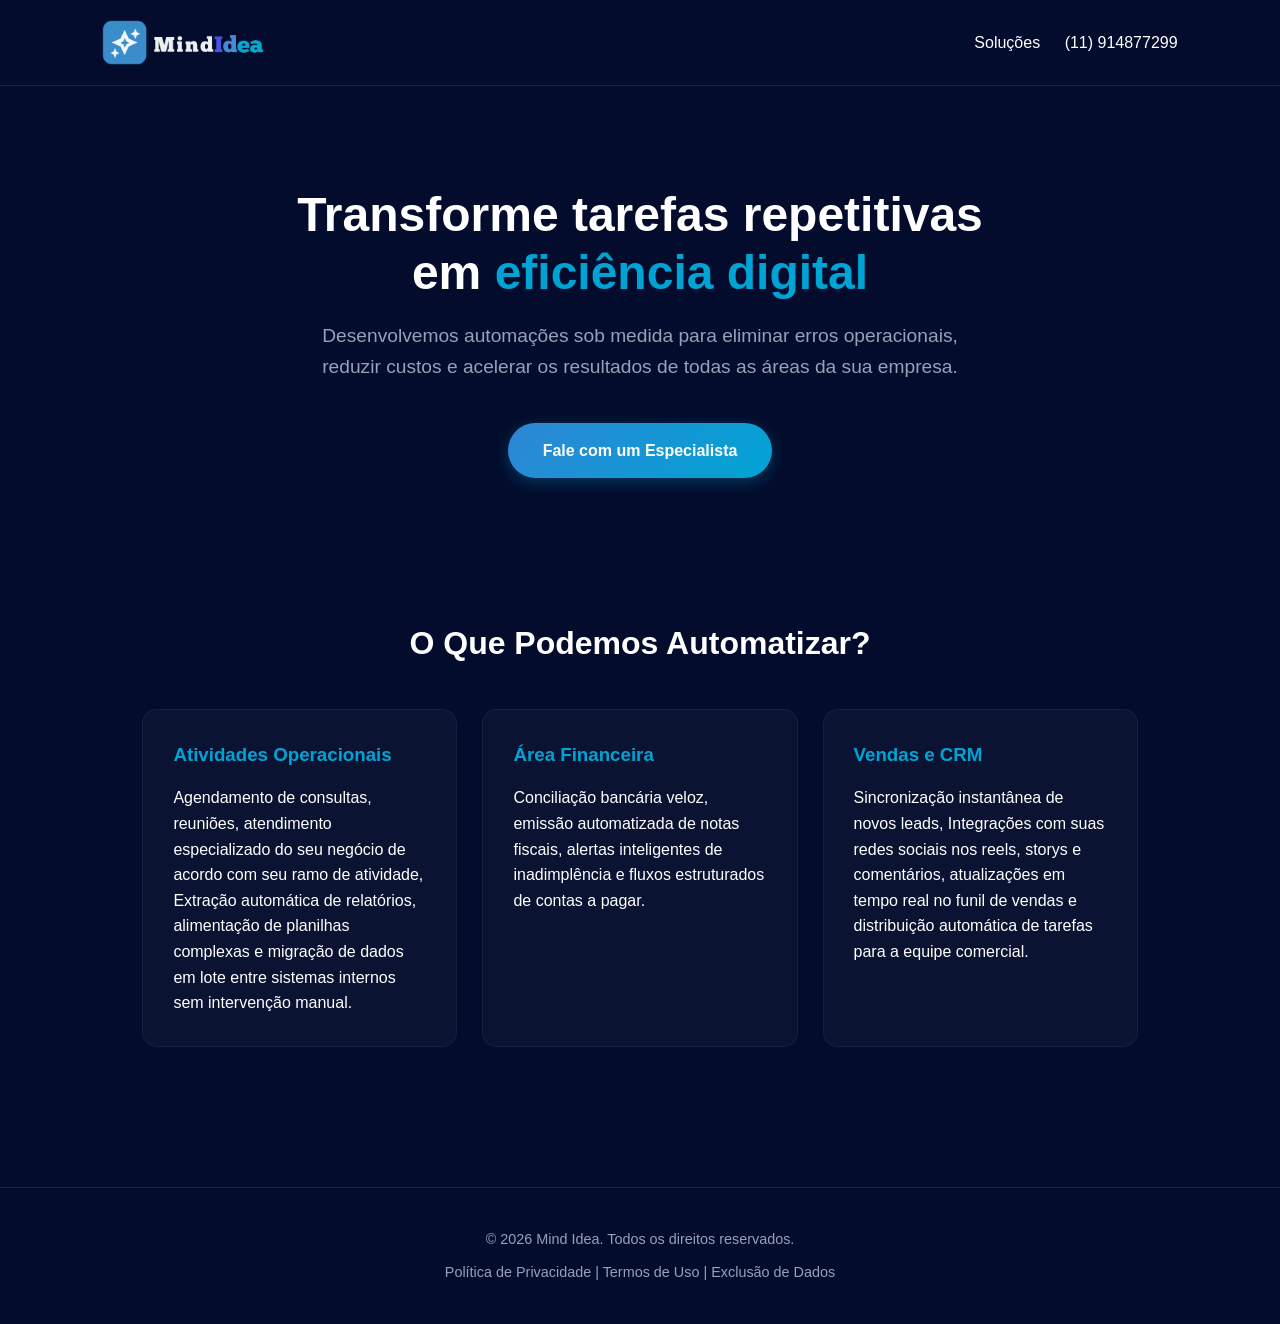
<file: index.html>
<!DOCTYPE html>
<html lang="pt-BR">
<head>
    <meta charset="UTF-8">
    <meta name="viewport" content="width=device-width, initial-scale=1.0">
    <title>Mind Idea | Automação Inteligente de Processos e tarefas operacionais</title>
    <meta name="description" content="Automações sob medida para eliminar erros operacionais, reduzir custos e acelerar os resultados da sua empresa.">
    <link rel="icon" type="image/png" href="favicon.png">
    <link rel="apple-touch-icon" href="apple-touch-icon.png">
    <link rel="stylesheet" href="style.css">
</head>
<body>

    <header>
        <div class="logo-area">
            <img src="logo.png" alt="Mind Idea" class="logo-img" width="160" height="45">
        </div>
        <nav>
            <a href="#solucoes">Soluções</a>
            <a href="11914877299">(11) 914877299</a>
        </nav>
    </header>

    <main>
        <section class="hero">
            <h1>Transforme tarefas repetitivas em <span>eficiência digital</span></h1>
            <p>Desenvolvemos automações sob medida para eliminar erros operacionais, reduzir custos e acelerar os resultados de todas as áreas da sua empresa.</p>
            <a href="11914877299" class="btn-cta">Fale com um Especialista</a>
        </section>

        <section class="services" id="solucoes">
            <h2>O Que Podemos Automatizar?</h2>
            <div class="grid">
                <div class="card">
                    <h3>Atividades Operacionais</h3>
                    <p>Agendamento de consultas, reuniões, atendimento especializado do seu negócio de acordo com seu ramo de atividade, Extração automática de relatórios, alimentação de planilhas complexas e migração de dados em lote entre sistemas internos sem intervenção manual.</p>
                </div>
                <div class="card">
                    <h3>Área Financeira</h3>
                    <p>Conciliação bancária veloz, emissão automatizada de notas fiscais, alertas inteligentes de inadimplência e fluxos estruturados de contas a pagar.</p>
                </div>
                <div class="card">
                    <h3>Vendas e CRM</h3>
                    <p>Sincronização instantânea de novos leads, Integrações com suas redes sociais nos reels, storys e comentários, atualizações em tempo real no funil de vendas e distribuição automática de tarefas para a equipe comercial.</p>
                </div>
            </div>
        </section>
    </main>

    <footer>
        <p>© 2026 Mind Idea. Todos os direitos reservados.</p>
        <p class="footer-links">
            <a href="politica-privacidade.html">Política de Privacidade</a> |
            <a href="termos-uso.html">Termos de Uso</a>  |
             <a href="exclusao-dados.html">Exclusão de Dados</a> 
        </p>
    </footer>

</body>
</html>
</file>
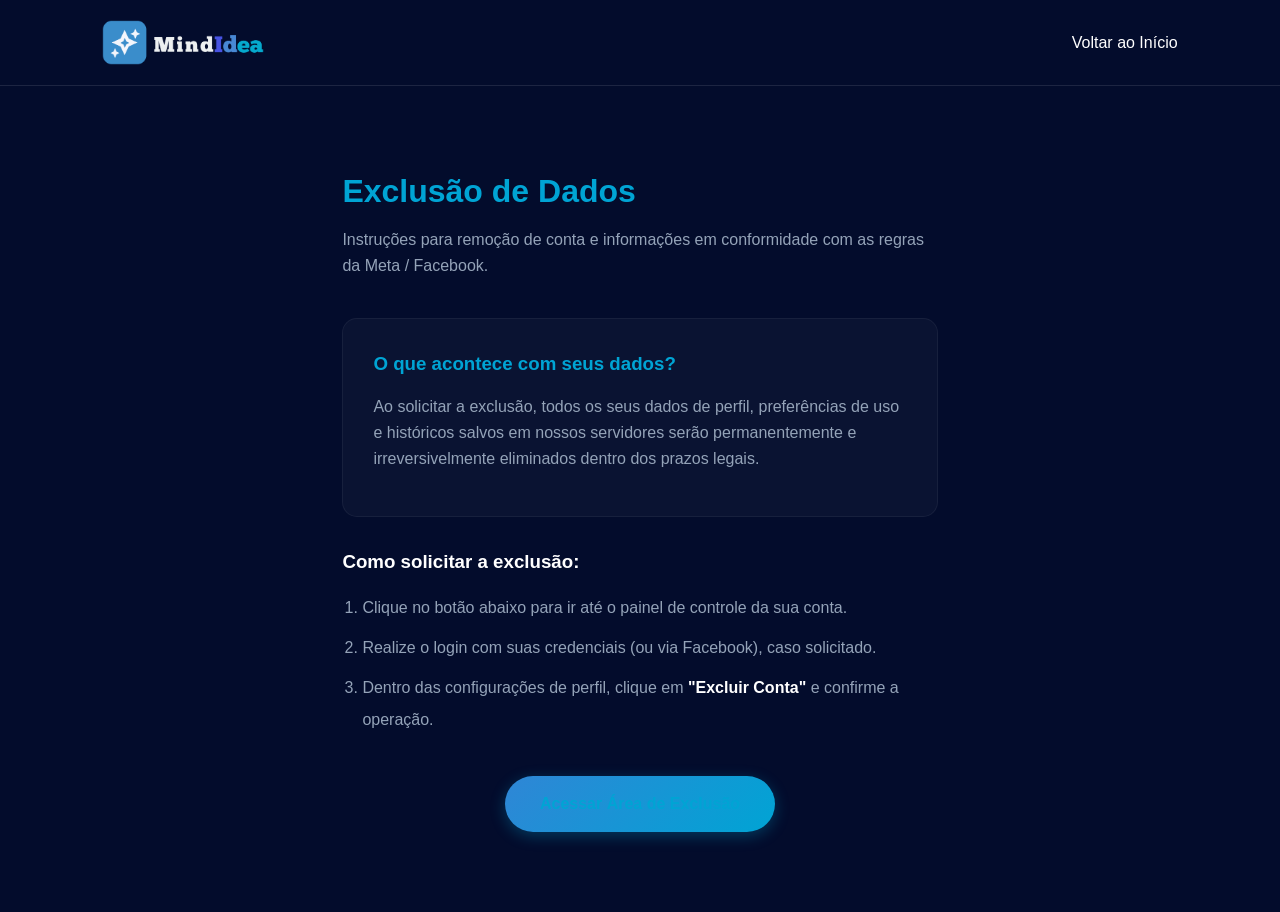
<file: excluir-dados.html>
<!DOCTYPE html>
<html lang="pt-BR">
<head>
    <meta charset="UTF-8">
    <meta name="viewport" content="width=device-width, initial-scale=1.0">
    <title>Exclusão de Dados - Mind Idea</title>
    <link rel="icon" type="image/png" href="favicon.png">
    <link rel="apple-touch-icon" href="apple-touch-icon.png">
    <link rel="stylesheet" href="style.css">
</head>
<body>

    <!-- Cabeçalho existente do seu site -->
    <header>
         <div class="logo-area">
            <a href="index.html" class="logo-link">
                <img src="logo.png" alt="Mind Idea" class="logo-img" width="160" height="45">
            </a>
        </div>
        <nav>
            <a href="index.html">Voltar ao Início</a>
        </nav>
    </header>

    <!-- Conteúdo Principal utilizando suas classes nativas -->
    <main class="legal-content">
        <h1>Exclusão de Dados</h1>
        <p style="color: var(--text-muted); margin-bottom: 40px;">Instruções para remoção de conta e informações em conformidade com as regras da Meta / Facebook.</p>
        
        <div class="card" style="margin-bottom: 30px;">
            <h3>O que acontece com seus dados?</h3>
            <p style="color: var(--text-muted); margin-top: 10px;">Ao solicitar a exclusão, todos os seus dados de perfil, preferências de uso e históricos salvos em nossos servidores serão permanentemente e irreversivelmente eliminados dentro dos prazos legais.</p>
        </div>

        <h3 style="color: var(--text-light); margin-bottom: 15px;">Como solicitar a exclusão:</h3>
        <ol style="color: var(--text-muted); padding-left: 20px; margin-bottom: 40px; line-height: 2;">
            <li>Clique no botão abaixo para ir até o painel de controle da sua conta.</li>
            <li>Realize o login com suas credenciais (ou via Facebook), caso solicitado.</li>
            <li>Dentro das configurações de perfil, clique em <strong>"Excluir Conta"</strong> e confirme a operação.</li>
        </ol>

        <!-- Botão CTA usando o degradê padrão do seu Logo -->
        <div style="text-align: center;">
            <a href="mailto:mind.ideia@mgmail.com.br" class="btn-cta">Acessar Área de Exclusão</a>
        </div>
    </main>

</body>
</html>
</file>
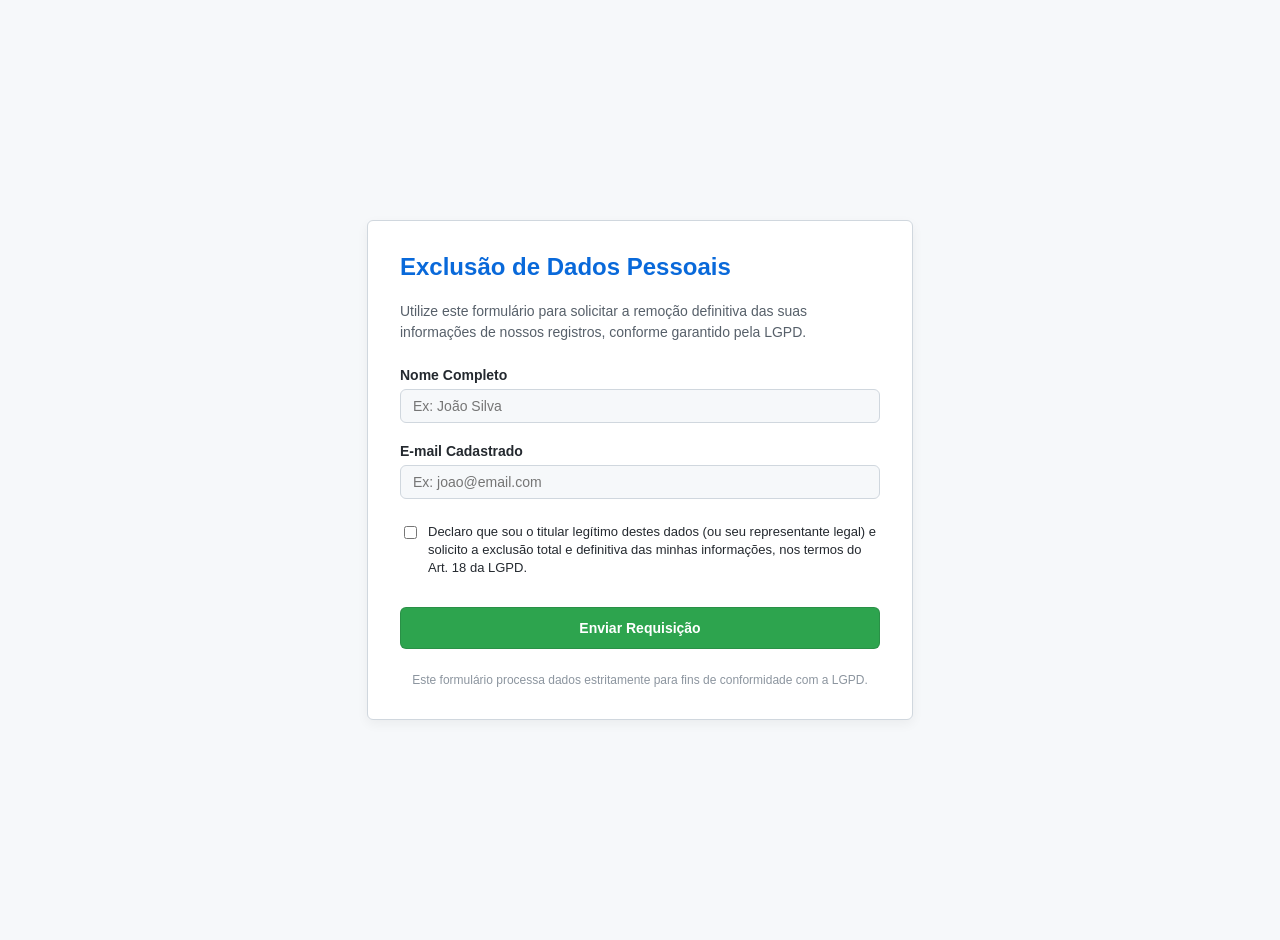
<file: exclusao-dados.html>
<!DOCTYPE html>
<html lang="pt-BR">
<head>
    <meta charset="UTF-8">
    <meta name="viewport" content="width=device-width, initial-scale=1.0">
    <title>Solicitação de Exclusão de Dados (LGPD)</title>
    <style>
        body {
            font-family: -apple-system, BlinkMacSystemFont, "Segoe UI", Roboto, Helvetica, Arial, sans-serif;
            background-color: #f6f8fa;
            color: #24292f;
            display: flex;
            justify-content: center;
            align-items: center;
            min-height: 100vh;
            margin: 0;
            padding: 20px;
        }
        .container {
            background-color: #ffffff;
            border: 1px solid #d0d7de;
            border-radius: 6px;
            padding: 32px;
            max-width: 480px;
            width: 100%;
            box-shadow: 0 4px 12px rgba(0,0,0,0.05);
        }
        h2 {
            margin-top: 0;
            font-size: 24px;
            font-weight: 600;
            color: #0969da;
        }
        p {
            font-size: 14px;
            color: #57606a;
            line-height: 1.5;
            margin-bottom: 24px;
        }
        .form-group {
            margin-bottom: 20px;
        }
        label {
            display: block;
            font-weight: 600;
            font-size: 14px;
            margin-bottom: 6px;
        }
        input[type="text"],
        input[type="email"] {
            width: 100%;
            padding: 8px 12px;
            font-size: 14px;
            border: 1px solid #d0d7de;
            border-radius: 6px;
            box-sizing: border-box;
            background-color: #f6f8fa;
            transition: border-color 0.2s, background-color 0.2s;
        }
        input[type="text"]:focus,
        input[type="email"]:focus {
            border-color: #0969da;
            background-color: #ffffff;
            outline: none;
            box-shadow: 0 0 0 3px rgba(9, 105, 218, 0.15);
        }
        .checkbox-group {
            display: flex;
            align-items: flex-start;
            gap: 8px;
            margin-top: 24px;
            margin-bottom: 24px;
        }
        .checkbox-group input {
            margin-top: 3px;
        }
        .checkbox-group label {
            font-weight: normal;
            font-size: 13px;
            color: #24292f;
            line-height: 1.4;
            cursor: pointer;
        }
        button {
            background-color: #2da44e;
            color: #ffffff;
            border: 1px solid rgba(27, 31, 36, 0.15);
            border-radius: 6px;
            padding: 12px 20px;
            font-size: 14px;
            font-weight: 600;
            width: 100%;
            cursor: pointer;
            transition: background-color 0.2s;
        }
        button:hover {
            background-color: #2c974b;
        }
        .footer {
            margin-top: 24px;
            text-align: center;
            font-size: 12px;
            color: #8c959f;
        }
    </style>
</head>
<body>

<div class="container">
    <h2>Exclusão de Dados Pessoais</h2>
    <p>Utilize este formulário para solicitar a remoção definitiva das suas informações de nossos registros, conforme garantido pela LGPD.</p>

    <!-- FORMULÁRIO CONFIGURADO COM WEB3FORMS -->
    <form action="https://api.web3forms.com/submit" method="POST">
        
        <!-- Cole sua chave de acesso gerada no Web3Forms abaixo -->
        <input type="hidden" name="access_key" value="ffb0f193-e154-4806-8254-40cbdbd76e8c">

        <!-- Página para onde o usuário será redirecionado após enviar (Opcional) -->
        <!-- <input type="hidden" name="redirect" value="https://github.com/valterestevam/mindidea.app"> -->

        <div class="form-group">
            <label for="name">Nome Completo</label>
            <input type="text" id="name" name="nome" placeholder="Ex: João Silva" required>
        </div>

        <div class="form-group">
            <label for="email">E-mail Cadastrado</label>
            <input type="email" id="email" name="email" placeholder="Ex: joao@email.com" required>
        </div>

        <div class="checkbox-group">
            <input type="checkbox" id="consent" name="declaracao_titular" required>
            <label for="consent">
                Declaro que sou o titular legítimo destes dados (ou seu representante legal) e solicito a exclusão total e definitiva das minhas informações, nos termos do Art. 18 da LGPD.
            </label>
        </div>

        <button type="submit">Enviar Requisição</button>
    </form>

    <div class="footer">
        Este formulário processa dados estritamente para fins de conformidade com a LGPD.
    </div>
</div>

</body>
</html>
</file>
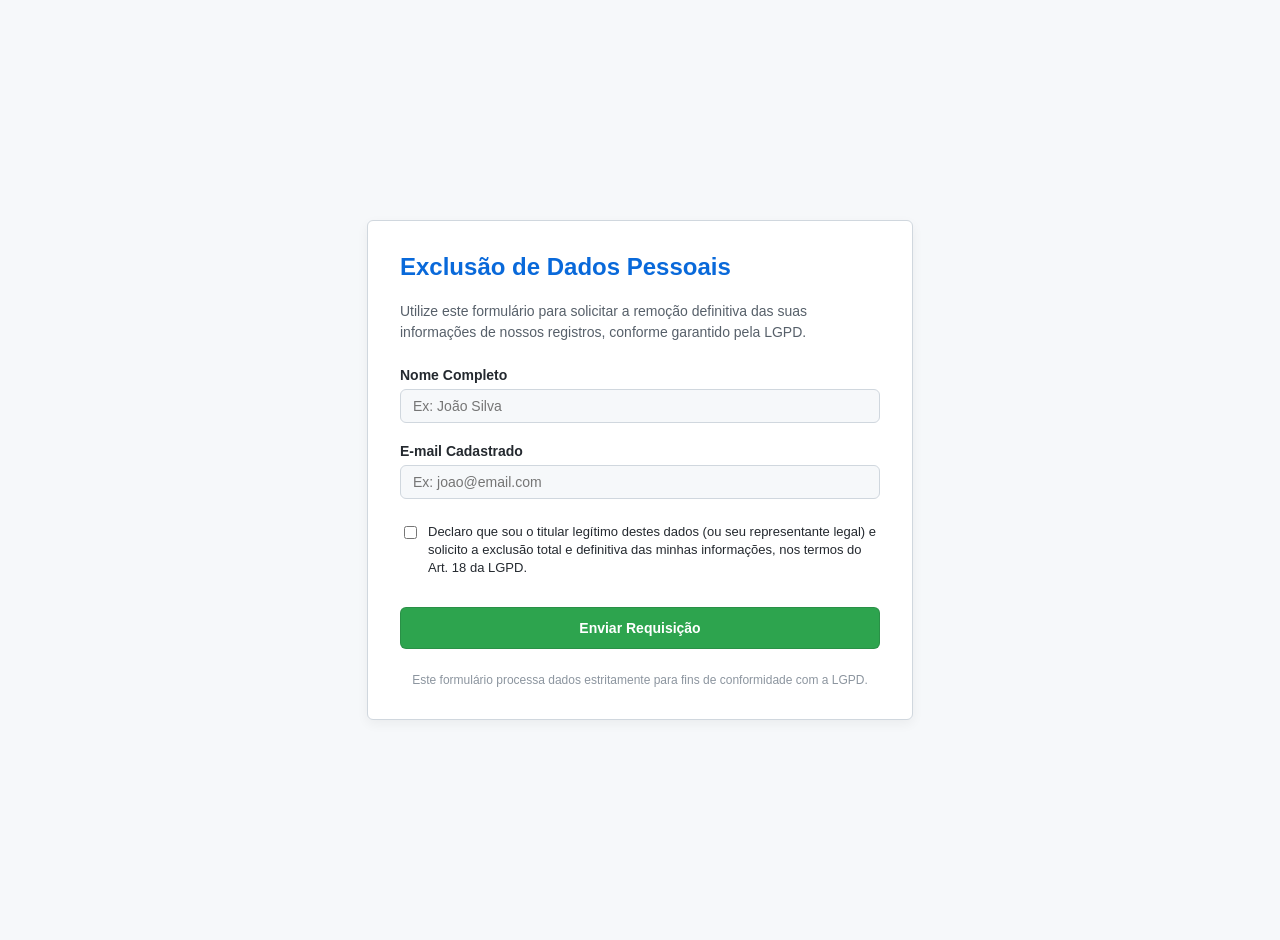
<file: Exclusão de Dados.html>
<!DOCTYPE html>
<html lang="pt-BR">
<head>
    <meta charset="UTF-8">
    <meta name="viewport" content="width=device-width, initial-scale=1.0">
    <title>Solicitação de Exclusão de Dados (LGPD)</title>
    <style>
        body {
            font-family: -apple-system, BlinkMacSystemFont, "Segoe UI", Roboto, Helvetica, Arial, sans-serif;
            background-color: #f6f8fa;
            color: #24292f;
            display: flex;
            justify-content: center;
            align-items: center;
            min-height: 100vh;
            margin: 0;
            padding: 20px;
        }
        .container {
            background-color: #ffffff;
            border: 1px solid #d0d7de;
            border-radius: 6px;
            padding: 32px;
            max-width: 480px;
            width: 100%;
            box-shadow: 0 4px 12px rgba(0,0,0,0.05);
        }
        h2 {
            margin-top: 0;
            font-size: 24px;
            font-weight: 600;
            color: #0969da;
        }
        p {
            font-size: 14px;
            color: #57606a;
            line-height: 1.5;
            margin-bottom: 24px;
        }
        .form-group {
            margin-bottom: 20px;
        }
        label {
            display: block;
            font-weight: 600;
            font-size: 14px;
            margin-bottom: 6px;
        }
        input[type="text"],
        input[type="email"] {
            width: 100%;
            padding: 8px 12px;
            font-size: 14px;
            border: 1px solid #d0d7de;
            border-radius: 6px;
            box-sizing: border-box;
            background-color: #f6f8fa;
            transition: border-color 0.2s, background-color 0.2s;
        }
        input[type="text"]:focus,
        input[type="email"]:focus {
            border-color: #0969da;
            background-color: #ffffff;
            outline: none;
            box-shadow: 0 0 0 3px rgba(9, 105, 218, 0.15);
        }
        .checkbox-group {
            display: flex;
            align-items: flex-start;
            gap: 8px;
            margin-top: 24px;
            margin-bottom: 24px;
        }
        .checkbox-group input {
            margin-top: 3px;
        }
        .checkbox-group label {
            font-weight: normal;
            font-size: 13px;
            color: #24292f;
            line-height: 1.4;
            cursor: pointer;
        }
        button {
            background-color: #2da44e;
            color: #ffffff;
            border: 1px solid rgba(27, 31, 36, 0.15);
            border-radius: 6px;
            padding: 12px 20px;
            font-size: 14px;
            font-weight: 600;
            width: 100%;
            cursor: pointer;
            transition: background-color 0.2s;
        }
        button:hover {
            background-color: #2c974b;
        }
        .footer {
            margin-top: 24px;
            text-align: center;
            font-size: 12px;
            color: #8c959f;
        }
    </style>
</head>
<body>

<div class="container">
    <h2>Exclusão de Dados Pessoais</h2>
    <p>Utilize este formulário para solicitar a remoção definitiva das suas informações de nossos registros, conforme garantido pela LGPD.</p>

    <!-- FORMULÁRIO CONFIGURADO COM WEB3FORMS -->
    <form action="https://web3forms.com" method="POST">
        
        <!-- Cole sua chave de acesso gerada no Web3Forms abaixo -->
        <input type="hidden" name="access_key" value="ffb0f193-e154-4806-8254-40cbdbd76e8c">

        <!-- Página para onde o usuário será redirecionado após enviar (Opcional) -->
        <!-- <input type="hidden" name="redirect" value="https://github.com/valterestevam/mindidea.app"> -->

        <div class="form-group">
            <label for="name">Nome Completo</label>
            <input type="text" id="name" name="nome" placeholder="Ex: João Silva" required>
        </div>

        <div class="form-group">
            <label for="email">E-mail Cadastrado</label>
            <input type="email" id="email" name="email" placeholder="Ex: joao@email.com" required>
        </div>

        <div class="checkbox-group">
            <input type="checkbox" id="consent" name="declaracao_titular" required>
            <label for="consent">
                Declaro que sou o titular legítimo destes dados (ou seu representante legal) e solicito a exclusão total e definitiva das minhas informações, nos termos do Art. 18 da LGPD.
            </label>
        </div>

        <button type="submit">Enviar Requisição</button>
    </form>

    <div class="footer">
        Este formulário processa dados estritamente para fins de conformidade com a LGPD.
    </div>
</div>

</body>
</html>
</file>
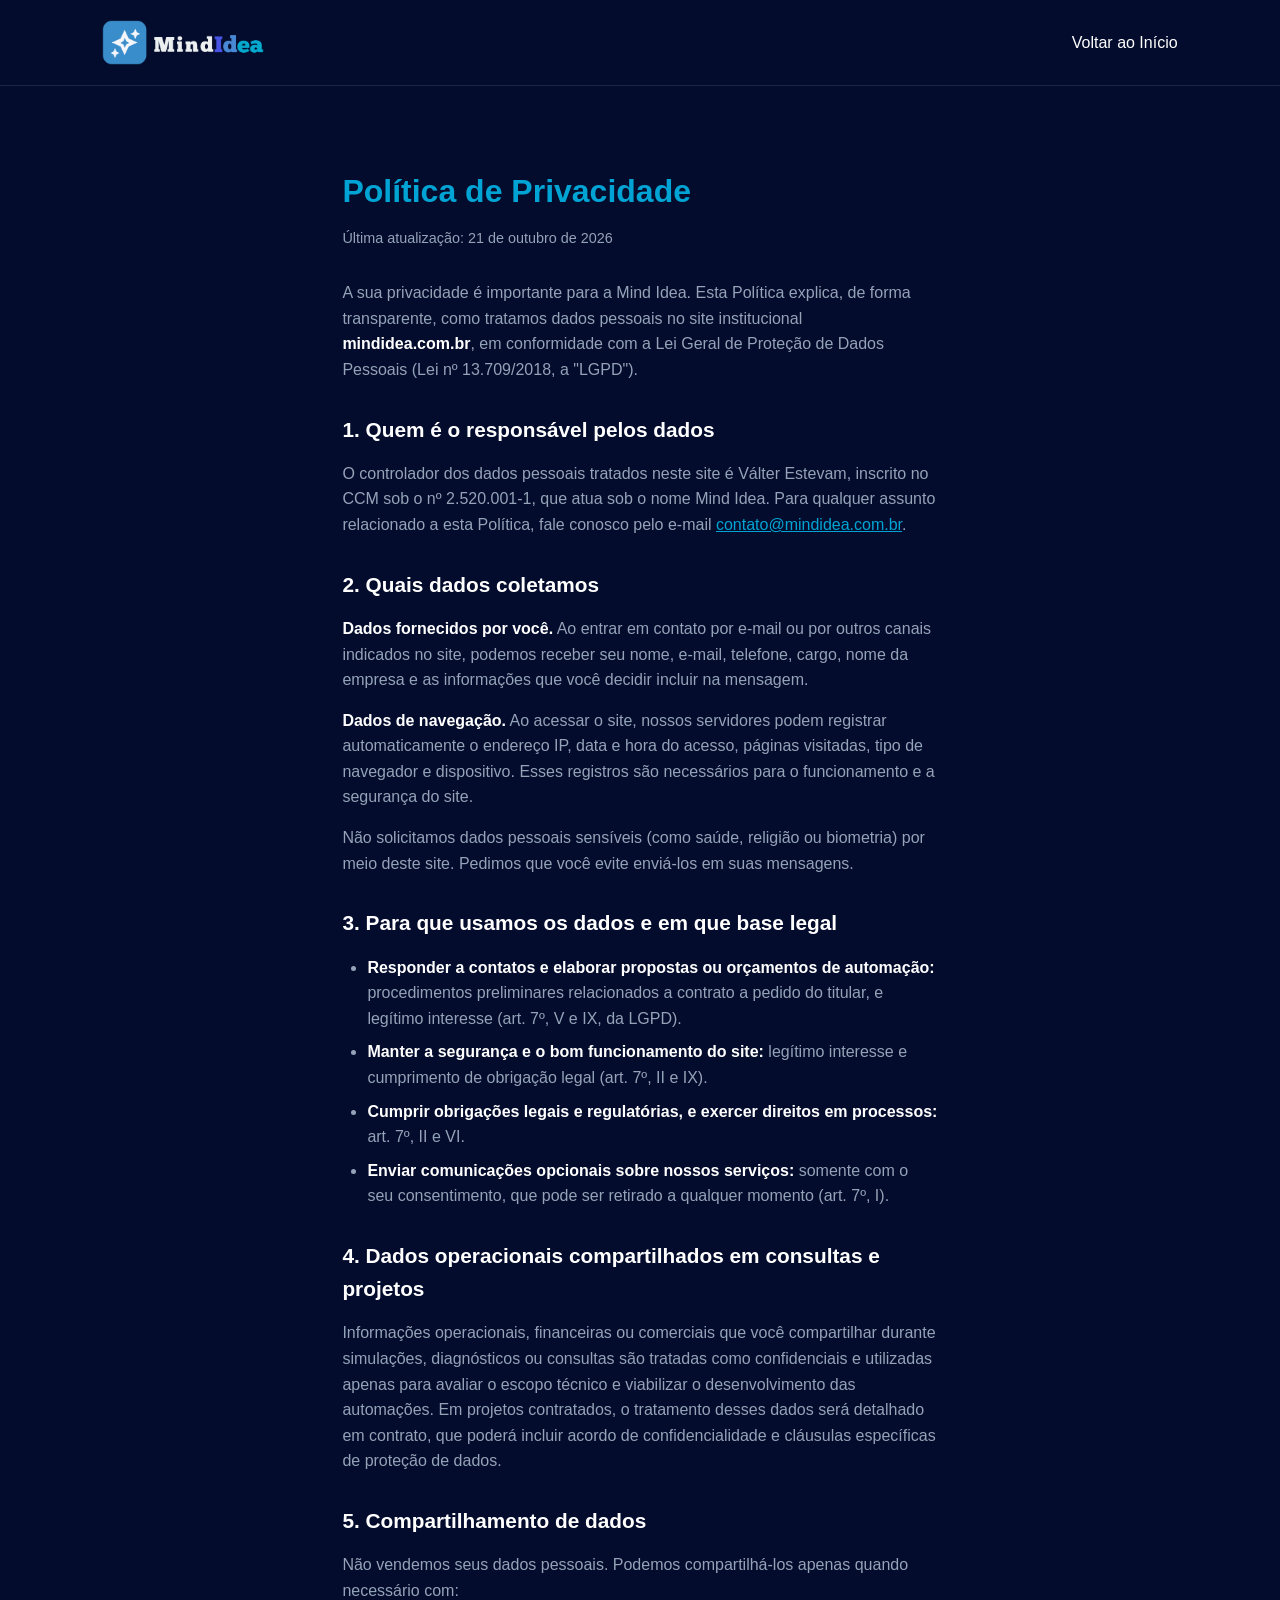
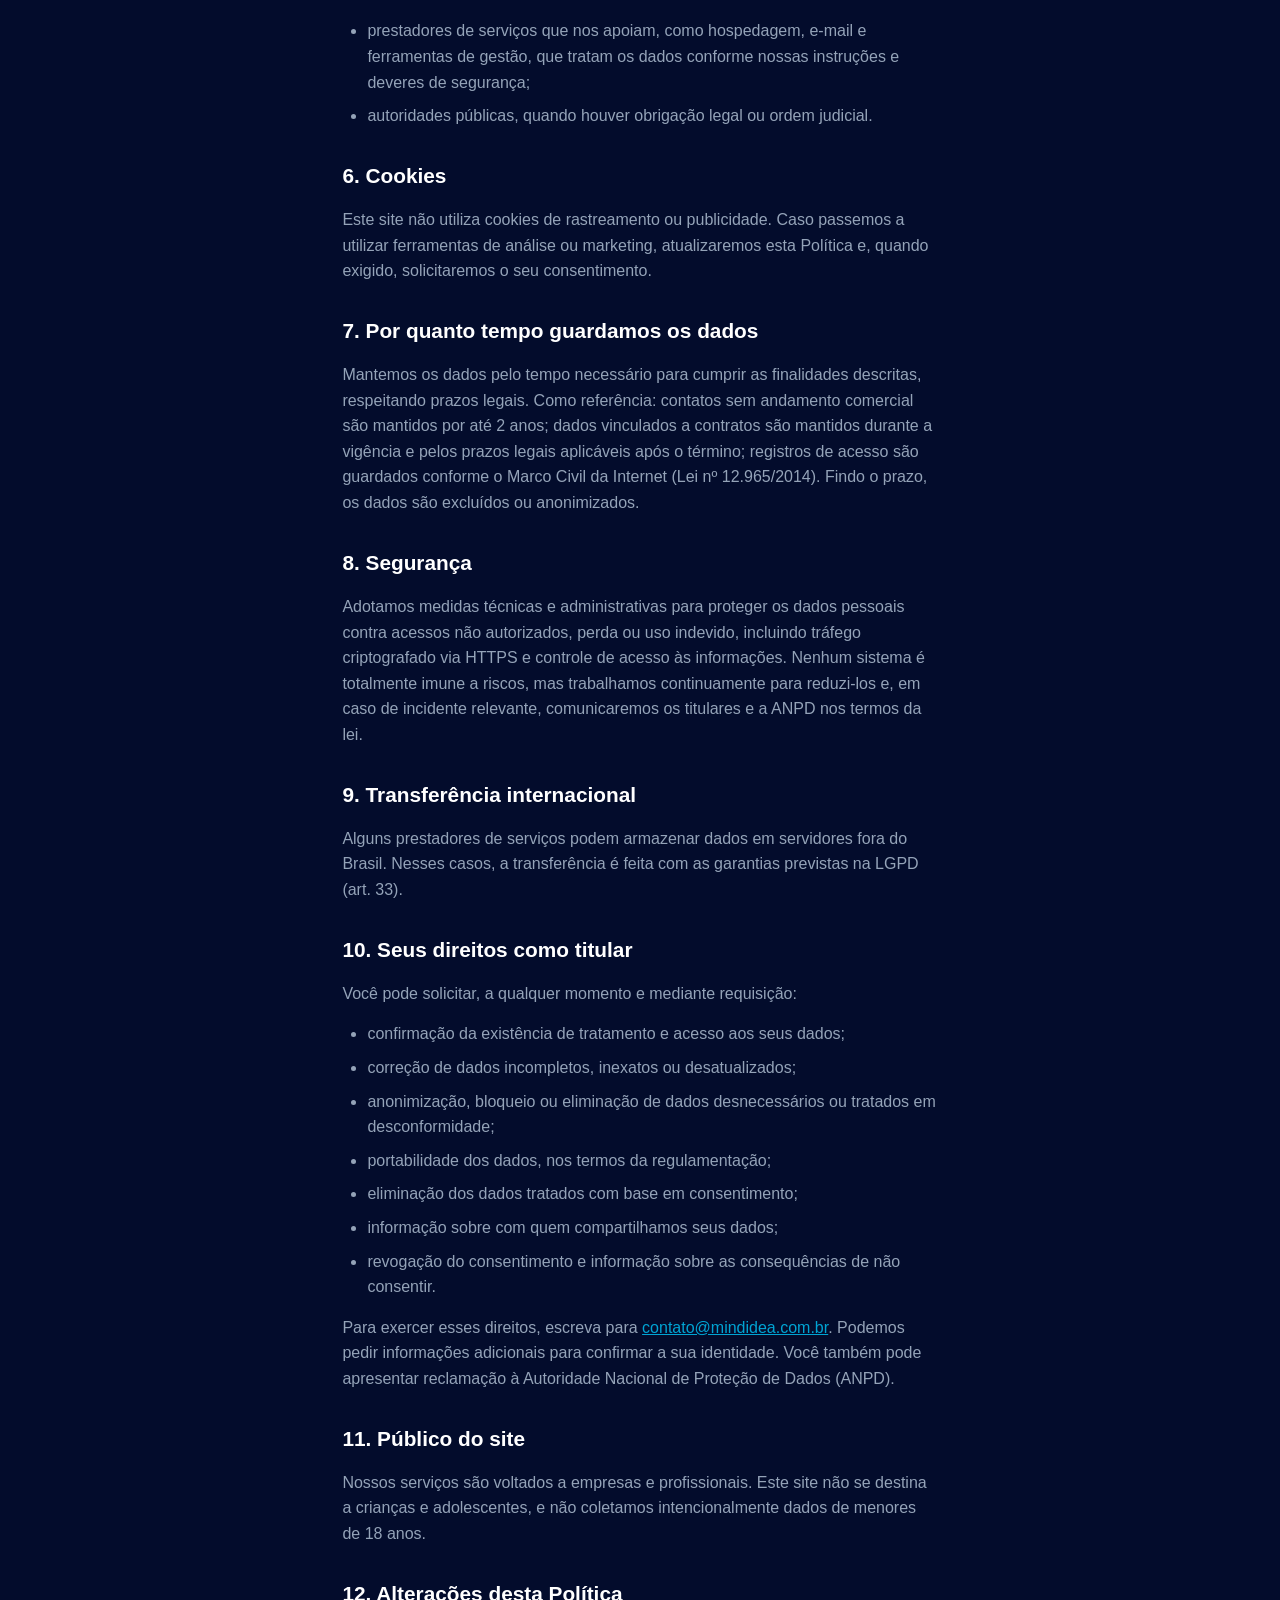
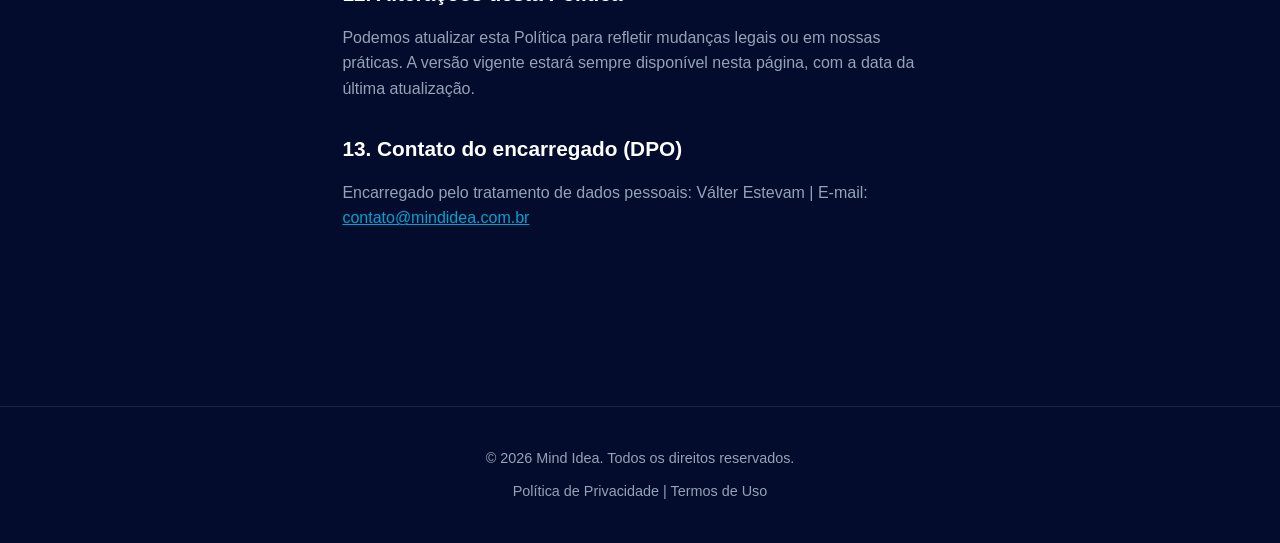
<file: politica-privacidade.html>
<!DOCTYPE html>
<html lang="pt-BR">
<head>
    <meta charset="UTF-8">
    <meta name="viewport" content="width=device-width, initial-scale=1.0">
    <title>Política de Privacidade | Mind Idea</title>
    <link rel="icon" type="image/png" href="favicon.png">
    <link rel="apple-touch-icon" href="apple-touch-icon.png">
    <link rel="stylesheet" href="style.css">
</head>
<body>

    <header>
        <div class="logo-area">
            <a href="index.html" class="logo-link">
                <img src="logo.png" alt="Mind Idea" class="logo-img" width="160" height="45">
            </a>
        </div>
        <nav>
            <a href="index.html">Voltar ao Início</a>
        </nav>
    </header>

    <main class="legal-content">
        <h1>Política de Privacidade</h1>
        <p class="legal-updated">Última atualização: 21 de outubro de 2026</p>

        <p>A sua privacidade é importante para a Mind Idea. Esta Política explica, de forma transparente, como tratamos dados pessoais no site institucional <strong>mindidea.com.br</strong>, em conformidade com a Lei Geral de Proteção de Dados Pessoais (Lei nº 13.709/2018, a "LGPD").</p>

        <h2>1. Quem é o responsável pelos dados</h2>
        <p>O controlador dos dados pessoais tratados neste site é Válter Estevam, inscrito no CCM sob o nº 2.520.001-1, que atua sob o nome Mind Idea. Para qualquer assunto relacionado a esta Política, fale conosco pelo e-mail <a href="mailto:contato@mindidea.com.br">contato@mindidea.com.br</a>.</p>

        <h2>2. Quais dados coletamos</h2>
        <p><strong>Dados fornecidos por você.</strong> Ao entrar em contato por e-mail ou por outros canais indicados no site, podemos receber seu nome, e-mail, telefone, cargo, nome da empresa e as informações que você decidir incluir na mensagem.</p>
        <p><strong>Dados de navegação.</strong> Ao acessar o site, nossos servidores podem registrar automaticamente o endereço IP, data e hora do acesso, páginas visitadas, tipo de navegador e dispositivo. Esses registros são necessários para o funcionamento e a segurança do site.</p>
        <p>Não solicitamos dados pessoais sensíveis (como saúde, religião ou biometria) por meio deste site. Pedimos que você evite enviá-los em suas mensagens.</p>

        <h2>3. Para que usamos os dados e em que base legal</h2>
        <ul>
            <li><strong>Responder a contatos e elaborar propostas ou orçamentos de automação:</strong> procedimentos preliminares relacionados a contrato a pedido do titular, e legítimo interesse (art. 7º, V e IX, da LGPD).</li>
            <li><strong>Manter a segurança e o bom funcionamento do site:</strong> legítimo interesse e cumprimento de obrigação legal (art. 7º, II e IX).</li>
            <li><strong>Cumprir obrigações legais e regulatórias, e exercer direitos em processos:</strong> art. 7º, II e VI.</li>
            <li><strong>Enviar comunicações opcionais sobre nossos serviços:</strong> somente com o seu consentimento, que pode ser retirado a qualquer momento (art. 7º, I).</li>
        </ul>

        <h2>4. Dados operacionais compartilhados em consultas e projetos</h2>
        <p>Informações operacionais, financeiras ou comerciais que você compartilhar durante simulações, diagnósticos ou consultas são tratadas como confidenciais e utilizadas apenas para avaliar o escopo técnico e viabilizar o desenvolvimento das automações. Em projetos contratados, o tratamento desses dados será detalhado em contrato, que poderá incluir acordo de confidencialidade e cláusulas específicas de proteção de dados.</p>

        <h2>5. Compartilhamento de dados</h2>
        <p>Não vendemos seus dados pessoais. Podemos compartilhá-los apenas quando necessário com:</p>
        <ul>
            <li>prestadores de serviços que nos apoiam, como hospedagem, e-mail e ferramentas de gestão, que tratam os dados conforme nossas instruções e deveres de segurança;</li>
            <li>autoridades públicas, quando houver obrigação legal ou ordem judicial.</li>
        </ul>

        <h2>6. Cookies</h2>
        <p>Este site não utiliza cookies de rastreamento ou publicidade. Caso passemos a utilizar ferramentas de análise ou marketing, atualizaremos esta Política e, quando exigido, solicitaremos o seu consentimento.</p>

        <h2>7. Por quanto tempo guardamos os dados</h2>
        <p>Mantemos os dados pelo tempo necessário para cumprir as finalidades descritas, respeitando prazos legais. Como referência: contatos sem andamento comercial são mantidos por até 2 anos; dados vinculados a contratos são mantidos durante a vigência e pelos prazos legais aplicáveis após o término; registros de acesso são guardados conforme o Marco Civil da Internet (Lei nº 12.965/2014). Findo o prazo, os dados são excluídos ou anonimizados.</p>

        <h2>8. Segurança</h2>
        <p>Adotamos medidas técnicas e administrativas para proteger os dados pessoais contra acessos não autorizados, perda ou uso indevido, incluindo tráfego criptografado via HTTPS e controle de acesso às informações. Nenhum sistema é totalmente imune a riscos, mas trabalhamos continuamente para reduzi-los e, em caso de incidente relevante, comunicaremos os titulares e a ANPD nos termos da lei.</p>

        <h2>9. Transferência internacional</h2>
        <p>Alguns prestadores de serviços podem armazenar dados em servidores fora do Brasil. Nesses casos, a transferência é feita com as garantias previstas na LGPD (art. 33).</p>

        <h2>10. Seus direitos como titular</h2>
        <p>Você pode solicitar, a qualquer momento e mediante requisição:</p>
        <ul>
            <li>confirmação da existência de tratamento e acesso aos seus dados;</li>
            <li>correção de dados incompletos, inexatos ou desatualizados;</li>
            <li>anonimização, bloqueio ou eliminação de dados desnecessários ou tratados em desconformidade;</li>
            <li>portabilidade dos dados, nos termos da regulamentação;</li>
            <li>eliminação dos dados tratados com base em consentimento;</li>
            <li>informação sobre com quem compartilhamos seus dados;</li>
            <li>revogação do consentimento e informação sobre as consequências de não consentir.</li>
        </ul>
        <p>Para exercer esses direitos, escreva para <a href="mailto:contato@mindidea.com.br">contato@mindidea.com.br</a>. Podemos pedir informações adicionais para confirmar a sua identidade. Você também pode apresentar reclamação à Autoridade Nacional de Proteção de Dados (ANPD).</p>

        <h2>11. Público do site</h2>
        <p>Nossos serviços são voltados a empresas e profissionais. Este site não se destina a crianças e adolescentes, e não coletamos intencionalmente dados de menores de 18 anos.</p>

        <h2>12. Alterações desta Política</h2>
        <p>Podemos atualizar esta Política para refletir mudanças legais ou em nossas práticas. A versão vigente estará sempre disponível nesta página, com a data da última atualização.</p>

        <h2>13. Contato do encarregado (DPO)</h2>
        <p>Encarregado pelo tratamento de dados pessoais: Válter Estevam | E-mail: <a href="mailto:contato@mindidea.com.br">contato@mindidea.com.br</a></p>
    </main>

    <footer>
        <p>© 2026 Mind Idea. Todos os direitos reservados.</p>
        <p class="footer-links">
            <a href="politica-privacidade.html">Política de Privacidade</a> |
            <a href="termos-uso.html">Termos de Uso</a>
        </p>
    </footer>

</body>
</html>
</file>
<file: style.css>
/* ==========================================================
   Mind Idea | Folha de estilos única (index + páginas legais)
   ========================================================== */

/* Paleta de Cores extraída do Logo da Mind Idea */
:root {
    --bg-dark: #030c2c;
    --primary-blue: #2f86d6;
    --cyan-accent: #00a4d4;
    --text-light: #ffffff;
    --text-muted: #94a3b8;
    --card-bg: rgba(255, 255, 255, 0.03);
}

* {
    margin: 0;
    padding: 0;
    box-sizing: border-box;
}

html {
    scroll-behavior: smooth;
}

body {
    font-family: 'Segoe UI', Tahoma, Geneva, Verdana, sans-serif;
    background-color: var(--bg-dark);
    color: var(--text-light);
    line-height: 1.6;
}

img {
    max-width: 100%;
}

:focus-visible {
    outline: 2px solid var(--cyan-accent);
    outline-offset: 3px;
}

/* ---------- Cabeçalho / Menu ---------- */
header {
    display: flex;
    justify-content: space-between;
    align-items: center;
    padding: 20px 8%;
    border-bottom: 1px solid rgba(255, 255, 255, 0.1);
}

.logo-area {
    display: flex;
    align-items: center;
    gap: 12px;
}

.logo-link {
    text-decoration: none;
    color: inherit;
    display: flex;
    align-items: center;
    gap: 12px;
}

.logo-img {
    height: 45px;
    width: auto;
    display: block;
}

nav a {
    color: var(--text-light);
    text-decoration: none;
    margin-left: 20px;
    transition: color 0.3s;
}

nav a:hover {
    color: var(--cyan-accent);
}

/* ---------- Seção Principal (Hero) ---------- */
.hero {
    padding: 100px 8% 80px;
    text-align: center;
    max-width: 900px;
    margin: 0 auto;
}

.hero h1 {
    font-size: 3rem;
    line-height: 1.2;
    margin-bottom: 20px;
}

.hero h1 span {
    color: var(--cyan-accent);
}

.hero p {
    font-size: 1.2rem;
    color: var(--text-muted);
    margin-bottom: 40px;
}

.btn-cta {
    background: linear-gradient(135deg, var(--primary-blue), var(--cyan-accent));
    color: white;
    padding: 15px 35px;
    border-radius: 30px;
    text-decoration: none;
    font-weight: bold;
    box-shadow: 0 4px 15px rgba(0, 164, 212, 0.3);
    transition: transform 0.3s;
    display: inline-block;
}

.btn-cta:hover {
    transform: translateY(-3px);
}

/* ---------- Serviços / Soluções ---------- */
.services {
    padding: 60px 8%;
    max-width: 1200px;
    margin: 0 auto;
}

.services h2 {
    text-align: center;
    margin-bottom: 40px;
    font-size: 2rem;
}

.grid {
    display: grid;
    grid-template-columns: repeat(auto-fit, minmax(280px, 1fr));
    gap: 25px;
}

.card {
    background: var(--card-bg);
    border: 1px solid rgba(255, 255, 255, 0.05);
    padding: 30px;
    border-radius: 15px;
    transition: border 0.3s;
}

.card:hover {
    border-color: var(--primary-blue);
}

.card h3 {
    margin-bottom: 15px;
    color: var(--cyan-accent);
}

/* ---------- Páginas de Texto Legal ---------- */
.legal-content {
    padding: 80px 8%;
    max-width: 800px;
    margin: 0 auto;
}

.legal-content h1 {
    margin-bottom: 10px;
    color: var(--cyan-accent);
}

.legal-content .legal-updated {
    font-size: 0.9rem;
    margin-bottom: 30px;
}

.legal-content h2 {
    margin: 30px 0 15px;
    font-size: 1.3rem;
}

.legal-content p {
    margin-bottom: 15px;
    color: var(--text-muted);
}

.legal-content ul {
    margin: 0 0 15px 25px;
    color: var(--text-muted);
}

.legal-content li {
    margin-bottom: 8px;
}

.legal-content a {
    color: var(--cyan-accent);
}

.legal-content strong {
    color: var(--text-light);
}

/* Campos a preencher antes de publicar (remova a classe depois) */
.preencher {
    background: rgba(255, 215, 0, 0.18);
    color: #ffd84d;
    padding: 0 4px;
    border-radius: 4px;
}

/* ---------- Rodapé ---------- */
footer {
    text-align: center;
    padding: 40px 8%;
    margin-top: 80px;
    border-top: 1px solid rgba(255, 255, 255, 0.1);
    color: var(--text-muted);
    font-size: 0.9rem;
}

.footer-links {
    margin-top: 10px;
}

footer a {
    color: var(--text-muted);
    text-decoration: none;
}

footer a:hover {
    color: var(--text-light);
}

/* ---------- Responsividade ---------- */
@media (max-width: 600px) {
    .logo-img {
        height: 38px;
    }

    header {
        flex-direction: column;
        gap: 15px;
    }

    nav a:first-child {
        margin-left: 0;
    }

    .hero {
        padding: 60px 5% 50px;
    }

    .hero h1 {
        font-size: 2rem;
    }

    .legal-content {
        padding: 50px 6%;
    }
}
</file>
